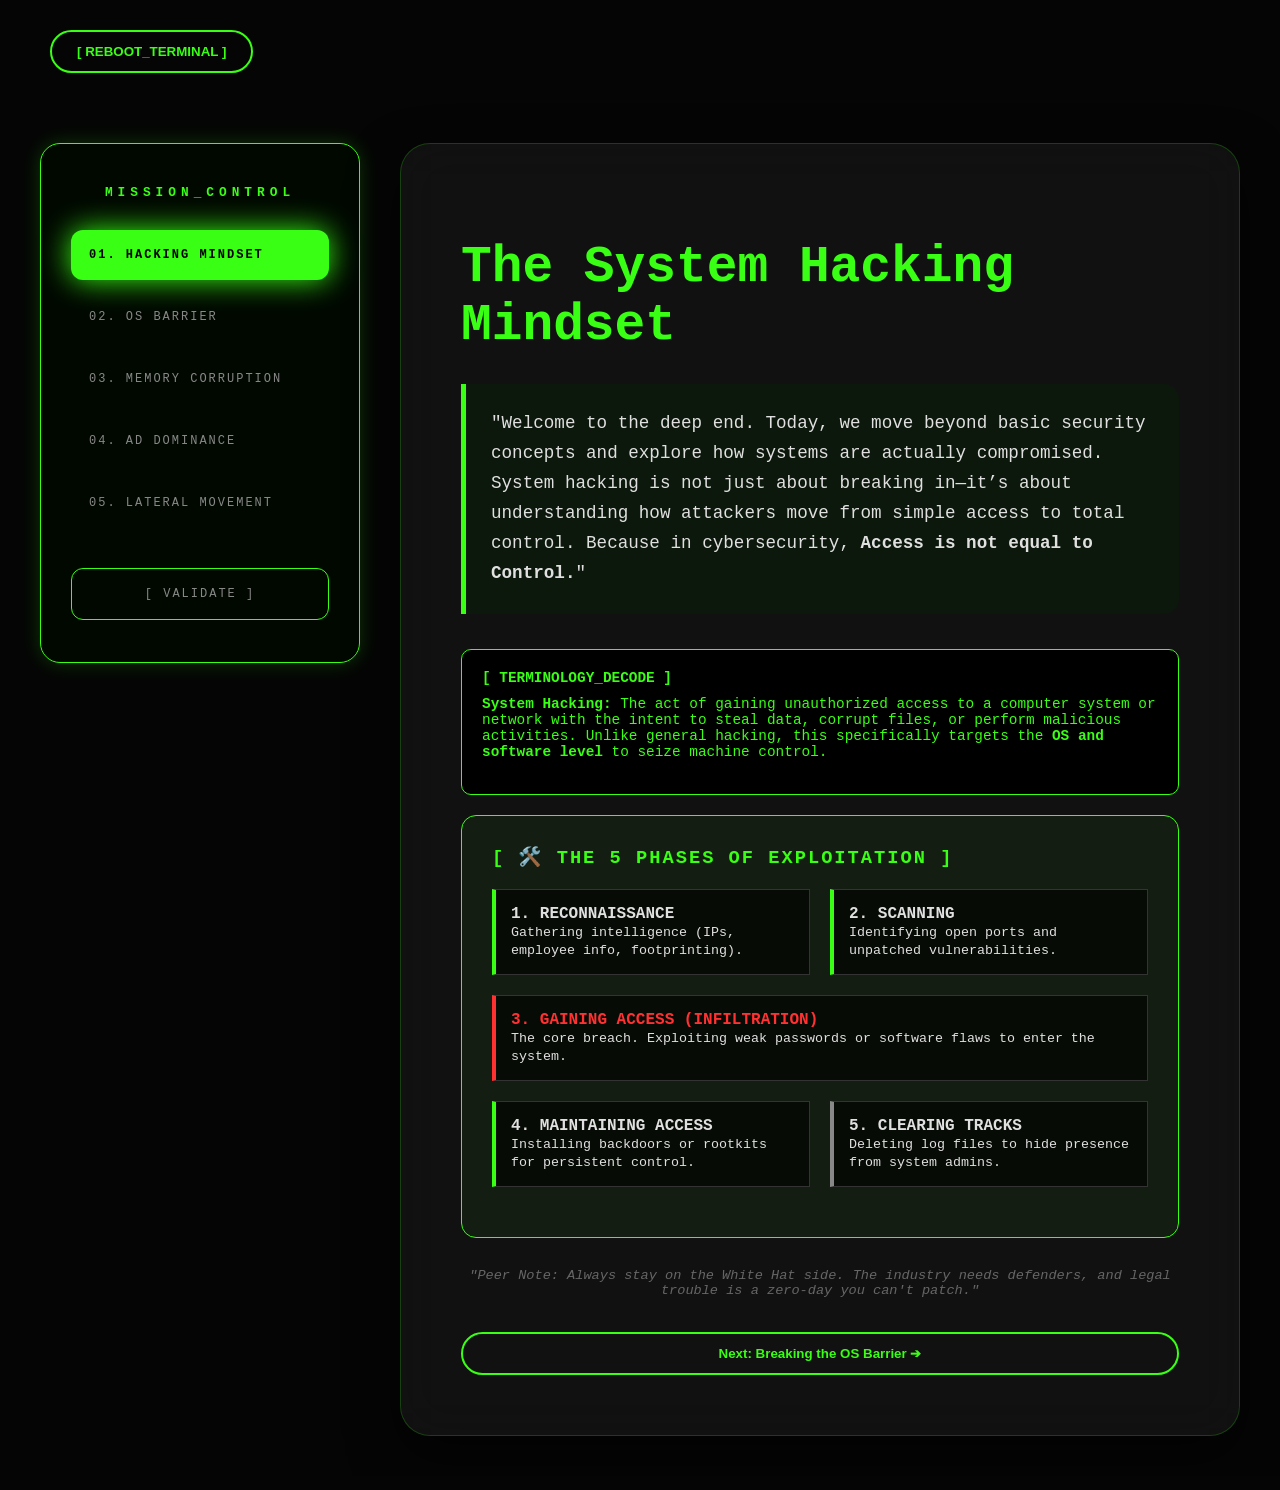
<file: system-hacking.html>
<!DOCTYPE html>
<html lang="en">
<head>
    <meta charset="UTF-8">
    <meta name="viewport" content="width=device-width, initial-scale=1.0">
    <title>Instructor Terminal | Advanced System Hacking v6.4</title>
    <style>
        /* --- CORE THEME & ENHANCED UI --- */
        :root {
            --neon-green: #39ff14;
            --dark-green: #003300;
            --deep-black: #050505;
            --error-red: #ff3131;
            --warning-red: #ff3131;
            --gold: #ffd700;
            --glass: rgba(255, 255, 255, 0.05);
        }

        @keyframes glitch {
            0% { transform: translate(0); }
            20% { transform: translate(-2px, 2px); }
            40% { transform: translate(-2px, -2px); }
            60% { transform: translate(2px, 2px); }
            80% { transform: translate(2px, -2px); }
            100% { transform: translate(0); }
        }

        @keyframes gold-glow {
            0% { box-shadow: 0 0 5px var(--gold); border-color: var(--gold); }
            50% { box-shadow: 0 0 25px var(--gold); border-color: #fff; }
            100% { box-shadow: 0 0 5px var(--gold); border-color: var(--gold); }
        }

        body, html {
            margin: 0; padding: 0;
            width: 100%; min-height: 100vh;
            background-color: var(--deep-black);
            font-family: 'Segoe UI', 'Consolas', monospace;
            color: #e0e0e0;
            scroll-behavior: smooth;
            overflow-x: hidden;
        }

        .bg-container {
            position: fixed; top: 0; left: 0; width: 100%; height: 100%;
            background: radial-gradient(circle at 50% 50%, #001a00 0%, #050505 100%);
            z-index: -3;
        }

        .data-rain-overlay {
            position: fixed; top: 0; left: 0; width: 100%; height: 100%;
            background: repeating-linear-gradient(0deg, transparent 0%, rgba(57, 255, 20, 0.03) 50%, transparent 100%);
            background-size: 100% 4px;
            z-index: -2;
            pointer-events: none;
        }

        .dashboard { 
            display: grid; 
            grid-template-columns: 320px 1fr; 
            gap: 40px; 
            padding: 40px; 
            max-width: 1600px;
            margin: 0 auto;
        }

        .sidebar { 
            background: rgba(0, 10, 0, 0.85); 
            border: 1px solid var(--neon-green); 
            padding: 30px; 
            border-radius: 20px; 
            position: sticky;
            top: 40px;
            height: fit-content;
            backdrop-filter: blur(10px);
            box-shadow: 0 0 20px rgba(57, 255, 20, 0.2);
        }

        .content-area { 
            background: var(--glass); 
            border: 1px solid rgba(57, 255, 20, 0.2); 
            padding: 60px; 
            border-radius: 30px; 
            backdrop-filter: blur(25px);
            min-height: 85vh;
            box-shadow: 0 20px 50px rgba(0,0,0,0.6);
        }

        .nav-item { 
            padding: 18px; cursor: pointer; margin-bottom: 12px; color: #888; transition: 0.3s; border-radius: 12px; text-transform: uppercase; font-size: 0.75rem; letter-spacing: 2px;
        }
        .nav-item.active { background: var(--neon-green); color: black !important; font-weight: 900; box-shadow: 0 0 30px var(--neon-green); }

        h1.glitch-text { font-size: 3.2rem; color: var(--neon-green); margin-bottom: 30px; animation: glitch 5s infinite; }

        .speaker-context, .speaker-note {
            border-left: 5px solid var(--neon-green);
            padding: 25px;
            background: rgba(0, 40, 0, 0.3);
            margin-bottom: 35px;
            border-radius: 0 15px 15px 0;
            font-size: 1.1rem;
            line-height: 1.7;
        }

        .highlight-box {
            background: rgba(255, 255, 255, 0.03);
            border: 1px solid rgba(255, 255, 255, 0.1);
            padding: 25px;
            margin: 25px 0;
            border-radius: 15px;
        }

        .terminal-box { 
            background: #000; color: var(--neon-green); padding: 20px; border-radius: 10px; border: 1px solid #333; margin: 20px 0; font-size: 0.9rem; font-family: 'Consolas', monospace;
        }

        .phase-grid { display: grid; grid-template-columns: 1fr 1fr; gap: 20px; margin: 20px 0; }
        .phase-card { background: rgba(0,0,0,0.6); border: 1px solid #333; padding: 15px; border-left: 4px solid var(--neon-green); }

        .btn { padding: 12px 25px; border: 2px solid var(--neon-green); color: var(--neon-green); background: transparent; cursor: pointer; border-radius: 50px; font-weight: bold; transition: 0.3s; }
        .btn:hover { background: var(--neon-green); color: black; box-shadow: 0 0 20px var(--neon-green); }

        .topic-content { display: none; }
        .topic-content.active { display: block; }
        
        .quiz-option {
            display: block; width: 100%; padding: 18px; margin: 12px 0; background: transparent; border: 1px solid #444; color: white; cursor: pointer; transition: 0.3s; border-radius: 10px; font-family: inherit; font-size: 1rem; text-align: left;
        }
        .quiz-option:hover { border-color: var(--neon-green); background: rgba(57, 255, 20, 0.05); }
        .quiz-option.correct { border-color: var(--neon-green); background: rgba(57, 255, 20, 0.1); color: var(--neon-green); }
        .quiz-option.wrong { border-color: var(--error-red); background: rgba(255, 0, 0, 0.1); color: var(--error-red); }

        .golden-ticket-card {
            border: 2px solid var(--gold);
            background: linear-gradient(135deg, rgba(30, 20, 0, 0.9) 0%, rgba(0,0,0,1) 100%);
            padding: 35px;
            border-radius: 20px;
            margin: 40px 0;
            animation: gold-glow 4s infinite ease-in-out;
        }

        .data-list { list-style: none; padding: 0; }
        .data-list li {
            padding: 15px; margin-bottom: 12px; background: rgba(255,255,255,0.03); border-left: 4px solid var(--neon-green);
        }

        .impact-grid { display: grid; grid-template-columns: 1fr 1fr; gap: 20px; margin-top: 20px; }
        .impact-card { background: rgba(255, 255, 255, 0.05); padding: 20px; border-radius: 12px; border: 1px solid #333; }
    </style>
</head>
<body>
    <div class="bg-container"></div>
    <div class="data-rain-overlay"></div>
    
    <div style="padding: 30px 50px;">
        <button class="btn" onclick="window.location.href='index.html'">[ REBOOT_TERMINAL ]</button>
    </div>

    <div class="dashboard">
        <div class="sidebar">
            <h2 style="color:var(--neon-green); font-size: 0.8rem; text-align: center; letter-spacing: 5px; margin-bottom: 30px;">MISSION_CONTROL</h2>
            <div class="nav-item active" id="nav-m1" onclick="showTab('m1', this)">01. Hacking Mindset</div>
            <div class="nav-item" id="nav-m2" onclick="showTab('m2', this)">02. OS Barrier</div>
            <div class="nav-item" id="nav-m3" onclick="showTab('m3', this)">03. Memory Corruption</div>
            <div class="nav-item" id="nav-m4" onclick="showTab('m4', this)">04. AD Dominance</div>
            <div class="nav-item" id="nav-m5" onclick="showTab('m5', this)">05. Lateral Movement</div>
            <div class="nav-item" id="nav-quiz" onclick="showTab('quiz', this)" style="border: 1px solid var(--neon-green); margin-top: 40px; text-align: center;">[ VALIDATE ]</div>
        </div>

        <div class="content-area">

            <div id="m1" class="topic-content active">
                <h1 class="glitch-text">The System Hacking Mindset</h1>
                <div class="speaker-note">
                    "Welcome to the deep end. Today, we move beyond basic security concepts and explore how systems are actually compromised. System hacking is not just about breaking in—it’s about understanding how attackers move from simple access to total control. Because in cybersecurity, <b>Access is not equal to Control.</b>"
                </div>
                <div class="terminal-box" style="border-color: var(--neon-green);">
                    <b style="text-transform: uppercase;">[ TERMINOLOGY_DECODE ]</b><br>
                    <p style="margin-top: 10px;"><b>System Hacking:</b> The act of gaining unauthorized access to a computer system or network with the intent to steal data, corrupt files, or perform malicious activities. Unlike general hacking, this specifically targets the <b>OS and software level</b> to seize machine control.</p>
                </div>
                <div style="background: rgba(57, 255, 20, 0.05); border: 1px solid var(--neon-green); padding: 30px; border-radius: 15px; margin-bottom: 30px;">
                    <h3 style="color:var(--neon-green); margin-top:0; letter-spacing: 2px;">[ 🛠️ THE 5 PHASES OF EXPLOITATION ]</h3>
                    <div class="phase-grid">
                        <div class="phase-card"><b>1. RECONNAISSANCE</b><br><small>Gathering intelligence (IPs, employee info, footprinting).</small></div>
                        <div class="phase-card"><b>2. SCANNING</b><br><small>Identifying open ports and unpatched vulnerabilities.</small></div>
                    </div>
                    <div class="phase-card" style="border-left-color: var(--error-red); margin-bottom: 20px;">
                        <b style="color:var(--error-red);">3. GAINING ACCESS (INFILTRATION)</b><br><small>The core breach. Exploiting weak passwords or software flaws to enter the system.</small>
                    </div>
                    <div class="phase-grid">
                        <div class="phase-card"><b>4. MAINTAINING ACCESS</b><br><small>Installing backdoors or rootkits for persistent control.</small></div>
                        <div class="phase-card" style="border-left-color: #888;"><b>5. CLEARING TRACKS</b><br><small>Deleting log files to hide presence from system admins.</small></div>
                    </div>
                </div>
                <p style="font-style: italic; color: #666; font-size: 0.85rem; margin-top: 20px; text-align: center;">
                    "Peer Note: Always stay on the White Hat side. The industry needs defenders, and legal trouble is a zero-day you can't patch."
                </p>
                <button class="btn" style="width: 100%; margin-top: 20px;" onclick="showTab('m2', document.getElementById('nav-m2'))">Next: Breaking the OS Barrier ➔</button>
            </div>

            <div id="m2" class="topic-content">
                <h1 class="glitch-text">Breaking the OS Barrier</h1>
                <div class="speaker-context">
                    "In the architecture of a computer, the <b>Operating System (OS)</b> acts as the ultimate gatekeeper between hardware and software. Breaking the OS barrier involves bypassing the fundamental security protocols designed to isolate user processes from the core system. To understand how this barrier is breached, we must look at how the OS organizes trust and protection."
                </div>
                <div class="highlight-box">
                    <h3 style="color:var(--neon-green); margin-top:0;">The Campus Analogy</h3>
                    <p>"Imagine your Operating System as a <b>school campus</b>. Barrier breaking is when a restricted student gains unauthorized access to the Principal's files."</p>
                    <div style="display: grid; grid-template-columns: 1fr 1fr 1fr; gap: 15px;">
                        <div class="phase-card"><b>👨‍🎓 Students</b><br><small>Regular Users: Restricted rooms.</small></div>
                        <div class="phase-card"><b>👩‍🏫 Teachers</b><br><small>Admins: Access sensitive areas.</small></div>
                        <div class="phase-card"><b>🛡️ Guards</b><br><small>OS Protection: Enforce entry rules.</small></div>
                    </div>
                </div>
                <h3 style="color:var(--neon-green); letter-spacing: 2px;">[ 🏛️ ARCHITECTURE: PROTECTION RINGS ]</h3>
                <div class="highlight-box">
                    <p>Modern operating systems use hierarchical, hardware-enforced privilege levels:</p>
                    <ul style="list-style: none; padding: 0;">
                        <li style="margin-bottom: 12px; border-left: 3px solid #555; padding-left: 15px;"><b style="color: var(--neon-green);">Ring 3 (User Mode):</b> Where apps (Chrome, Word) live. They have the least privilege and cannot talk to hardware directly.</li>
                        <li style="margin-bottom: 12px; border-left: 3px solid var(--neon-green); padding-left: 15px;"><b style="color: var(--neon-green);">Ring 0 (Kernel Mode):</b> The "God Mode." The Kernel has unrestricted access to the CPU and memory.</li>
                    </ul>
                    <p style="background: rgba(255,215,0,0.1); padding: 10px; border: 1px solid var(--gold); border-radius: 5px;">
                        <b>The Barrier:</b> The invisible wall between Ring 3 and Ring 0. Applications must use <b>System Calls (syscalls)</b> to ask the Kernel for permission to execute hardware tasks.
                    </p>
                </div>
                <h3 style="color:var(--neon-green); letter-spacing: 2px;">[ 🔨 TECHNIQUES FOR BREAKING THE BARRIER ]</h3>
                <div class="phase-grid">
                    <div class="phase-card" style="border-left-color: var(--gold);">
                        <b style="color:var(--gold);">1. Kernel Exploits</b><br>
                        <small>Exploiting bugs in drivers or the Kernel itself to "trick" the system into running code with full privileges.</small>
                    </div>
                    <div class="phase-card" style="border-left-color: var(--gold);">
                        <b style="color:var(--gold);">2. Token Manipulation</b><br>
                        <small>Copying the digital "ID badge" (Access Token) of an Admin process and attaching it to a malicious process.</small>
                    </div>
                </div>
                <div class="highlight-box">
                    <b style="color: var(--neon-green);">3. Unquoted Service Paths</b>
                    <p>A logic flaw where missing quotes in a system path allow attackers to substitute a malicious program.</p>
                    <div class="terminal-box">
                        Expected: "C:\Program Files\App.exe"<br>
                        Broken: C:\Program Files\App.exe<br>
                        <span style="color: var(--gold);">Result: OS may execute 'C:\Program.exe' with System privileges first.</span>
                    </div>
                </div>
                <div class="highlight-box" style="border: 1px solid var(--error-red);">
                    <h3 style="color:var(--error-red); margin-top:0;">🛡️ WHY THIS MATTERS: THE POINT OF NO RETURN</h3>
                    <ul style="font-size: 0.9rem; line-height: 1.6;">
                        <li><b>Antivirus Neutralization:</b> They can disable security software from the "inside."</li>
                        <li><b>Persistence:</b> Installation of <b>Rootkits</b> that hide below the OS level.</li>
                        <li><b>Total Data Access:</b> Attackers can read raw data directly from the computer's memory.</li>
                    </ul>
                </div>
                <p style="font-style: italic; color: #666; font-size: 0.85rem; margin-top: 30px; text-align: center;">
                    "Peer Note: This is why Kernel Patch Protection and Secure Boot are so critical today. They are the secondary walls built to keep the barrier intact even when a bug is found."
                </p>
                <button class="btn" style="width: 100%; margin-top: 20px;" onclick="showTab('m3', document.getElementById('nav-m3'))">Next: Memory Corruption ➔</button>
            </div>

            <div id="m3" class="topic-content">
                <h1 class="glitch-text">Memory Corruption</h1>
                <div class="speaker-context">
                    "Think of memory as a set of fixed-size containers. A Buffer Overflow is like pouring water into a glass until it floods the entire table. In cybersecurity, this isn't just a bug—it’s the 'Holy Grail' of exploitation."
                </div>
                <div class="terminal-box" style="border-color: var(--neon-green);">
                    <b style="text-transform: uppercase;">[ CORE_DEFINITION ]</b><br>
                    <p style="margin-top: 10px;"><b>Memory Corruption:</b> A class of vulnerabilities where a program writes data outside its strictly defined memory boundaries. This allows ethical hackers to bypass the system's sandbox and gain direct control of the processor.</p>
                </div>
                <h3 style="color:var(--neon-green); letter-spacing: 2px;">[ 🏛️ THE ARCHITECTURE: THE STACK ]</h3>
                <div class="highlight-box">
                    <div class="phase-grid">
                        <div class="phase-card"><b>LOCAL VARIABLES</b><br><small>Temporary buffers used to store data like usernames or calculation results.</small></div>
                        <div class="phase-card" style="border-left-color: var(--gold);"><b>RETURN ADDRESS (EIP)</b><br><small>The 32/64-bit 'GPS coordinate' that tells the CPU which instruction to execute next.</small></div>
                    </div>
                </div>
                <h3 style="color:var(--neon-green); letter-spacing: 2px;">[ 🔨 OFFENSIVE TECHNIQUE: THE HIJACK ]</h3>
                <div class="highlight-box">
                    <b style="color: var(--error-red);">THE BUFFER OVERFLOW</b>
                    <div class="terminal-box" style="border-style: dashed; border-color: var(--error-red);">
                        <span style="color: #666;">// Memory Logic:</span><br>
                        [ BUFFER ] -> [ CANARY ] -> [ RETURN ADDRESS ]<br>
                        <span style="color: var(--error-red);">[ ATTACKER DATA OVERFLOWS... ]</span><br>
                        [ AAAAAAAAAAAAAAA ] -> [ !!CORRUPTED!! ] -> [ !!HIJACKED_ADDRESS!! ]
                    </div>
                    <p><b>The Result:</b> If an attacker overwrites the Return Address, they can redirect the CPU to point to <b>Shellcode</b> granting total system control.</p>
                </div>
                <h3 style="color:var(--neon-green); letter-spacing: 2px;">[ 🛡️ DEFENSIVE SHIELD TECHNOLOGIES ]</h3>
                <div class="data-list">
                    <li><b style="color: var(--neon-green);">ASLR (Address Space Layout Randomization):</b> Randomly 'scrambles' memory coordinates on boot.</li>
                    <li><b style="color: var(--neon-green);">DEP/NX (Data Execution Prevention):</b> Marks the stack as 'Non-Executable.'</li>
                    <li><b style="color: var(--neon-green);">STACK CANARIES:</b> A secret 'canary' value placed before the Return Address to detect overflows.</li>
                </div>
                <p style="font-style: italic; color: #666; font-size: 0.85rem; text-align: center; margin-top: 40px;">
                    "Peer Note: Memory corruption is why languages like C and C++ are considered 'dangerous'—they provide direct control over memory. Modern languages like Rust or Java are 'memory-safe' because they have built-in runtime guards."
                </p>
                <button class="btn" style="width: 100%; margin-top: 20px;" onclick="showTab('m4', document.getElementById('nav-m4'))">Next: AD Dominance ➔</button>
            </div>

            <div id="m4" class="topic-content">
                <h1 class="glitch-text">AD Dominance</h1>
                <div class="speaker-context">
                    "When Active Directory falls, the attacker doesn't steal your ID; they become the person who makes the IDs. In a Windows enterprise, AD is the brain—controlling it makes you the <b>'God'</b> of the network."
                </div>
                <h3 style="color:var(--neon-green); letter-spacing: 2px;">[ 🏛️ THE PILLAR: KERBEROS TICKETS ]</h3>
                <div class="highlight-box">
                    <p><b>1. Identity Check:</b> Show ID (Username/Pass) to Domain Controller (DC).</p>
                    <p><b>2. The VIP Pass:</b> DC gives you a <b>Ticket Granting Ticket (TGT)</b>.</p>
                    <p><b>3. Access:</b> Show TGT to enter resources (SQL, Files) without re-logging.</p>
                </div>
                <div class="golden-ticket-card">
                    <h2 style="color:var(--gold); margin:0; letter-spacing: 3px;">👑 THE GOLDEN TICKET</h2>
                    <p>By compromising the <b>KRBTGT account</b>, attackers gain the ability to forge 'VIP Passes', allowing them to impersonate anyone across the entire domain forever.</p>
                </div>
                <h3 style="color:var(--neon-green); letter-spacing: 2px;">[ 🚧 DEFENSIVE HARDENING: TIERED ADMIN ]</h3>
                <div class="terminal-box" style="border-left: 5px solid var(--neon-green);">
                    <b>Tier 0 (Highest):</b> Domain Controllers. Isolation Core.<br>
                    <b>Tier 1:</b> Server Management.<br>
                    <b>Tier 2:</b> End-user Workstations.<br>
                    <span style="color: var(--error-red);">Rule: If a Tier 0 Admin logs into a Tier 2 workstation, credentials are stolen instantly.</span>
                </div>
                <p style="font-style: italic; color: #666; font-size: 0.85rem; margin-top: 40px; text-align: center;">
                    "Peer Note: AD Dominance is <b>'Game Over'</b>. Post-breach recovery often requires a total forest rebuild. Rotating the KRBTGT password (twice!) is a standard emergency procedure after a breach."
                </p>
                <button class="btn" style="width: 100%; margin-top: 20px;" onclick="showTab('m5', document.getElementById('nav-m5'))">Next: Lateral Movement ➔</button>
            </div>

            <div id="m5" class="topic-content">
                <h1 class="glitch-text">Lateral Movement</h1>
                <div class="speaker-context">
                    "Lateral movement is the process of navigating through a network after an initial foothold. If the breach is the front door, <b>Lateral Movement</b> is moving from room to room to find the vault."
                </div>
                <h3 style="color:var(--neon-green); letter-spacing: 2px;">[ 📍 THE STRATEGY: THE PIVOT ]</h3>
                <div class="highlight-box">
                    <p>Attackers land on low-security machines (e.g., receptionist laptop) and use them as <b>Pivot Points</b> to reach high-value targets like the Domain Controller.</p>
                </div>
                <h3 style="color:var(--neon-green); letter-spacing: 2px;">[ 🔨 THE 3-STEP EXPLOIT LOOP ]</h3>
                <div class="phase-grid">
                    <div class="phase-card"><b>1. INTERNAL RECON</b><br><small>Scanning the machine for file shares and active user sessions.</small></div>
                    <div class="phase-card"><b>2. CREDENTIAL HARVESTING</b><br><small>Stealing password hashes from memory (LSASS) to impersonate admins.</small></div>
                </div>
                <div class="phase-card" style="border-left-color: var(--gold); margin-top: 0;">
                    <b>3. REMOTE ACCESS</b><br><small>Using legitimate tools (RDP, SSH, PsExec) to log into the next machine using stolen valid credentials.</small>
                </div>
                <h3 style="color:var(--neon-green); letter-spacing: 2px;">[ 📊 VISUALIZING THE NETWORK AS A GRAPH ]</h3>
                <div class="impact-grid">
                    <div class="impact-card"><b>Nodes & Edges</b><br><small>Users/devices are Nodes. Connections are Edges. Tools like BloodHound find the shortest path to 'Domain Admin'.</small></div>
                    <div class="impact-card"><b>The 'Sneak' Analogy</b><br><small>Moving classroom-to-classroom until reaching the Principal's Office.</small></div>
                </div>
                <div class="highlight-box" style="border: 1px solid var(--neon-green); background: rgba(0, 255, 0, 0.02);">
                    <h3 style="color:var(--neon-green); margin-top:0;">🛡️ DEFENSIVE COUNTERMEASURES</h3>
                    <ul style="color: #ccc; font-size: 0.9rem;">
                        <li><b>Micro-segmentation:</b> Isolating zones to stop the spread.</li>
                        <li><b>Honeytokens:</b> Fake credentials in memory that trigger alerts when touched.</li>
                    </ul>
                </div>
                <p style="font-style: italic; color: #666; font-size: 0.85rem; margin: 40px 0; text-align: center;">
                    "Peer Note: Internal Security is as vital as the Firewall. Once a hacker is past the perimeter, lateral movement is their primary mission. Make the network as 'noisy' and difficult to navigate as possible!"
                </p>
                <button class="btn" style="width: 100%;" onclick="showTab('quiz', document.getElementById('nav-quiz'))">PROCEED TO FINAL VALIDATION ➔</button>
            </div>

            <div id="quiz" class="topic-content">
                <h1 class="glitch-text">Validation: Mission Briefing</h1>
                <div id="quiz-container" class="highlight-box" style="min-height: 400px;">
                    <div id="progress-bar" style="width: 100%; height: 5px; background: #222; margin-bottom: 20px; border-radius: 5px;">
                        <div id="progress-fill" style="width: 0%; height: 100%; background: var(--neon-green); transition: 0.5s;"></div>
                    </div>
                    <div id="question-wrapper">
                        <span id="question-category" style="color: var(--gold); font-size: 0.7rem; text-transform: uppercase; letter-spacing: 2px;"></span>
                        <h2 id="question-text" style="margin-top: 10px;">Initializing System Validation...</h2>
                        <div id="options-grid" style="margin-top: 30px;"></div>
                    </div>
                    <div id="feedback-zone" style="display: none; margin-top: 30px; padding: 20px; border: 1px solid #333; border-radius: 10px; background: rgba(0,0,0,0.4);">
                        <b id="feedback-status"></b>
                        <p id="feedback-explanation" style="margin-top: 10px; color: #aaa; font-size: 0.95rem;"></p>
                        <button class="btn" onclick="loadNextQuestion()" style="margin-top: 15px; width: 100%;">PROCEED TO NEXT UPLINK ➔</button>
                    </div>
                    <div id="result-screen" style="display: none; text-align: center; padding: 40px 0;">
                        <h2 style="color: var(--gold); font-size: 2.5rem;">MISSION COMPLETE</h2>
                        <p id="final-score" style="font-size: 1.2rem; margin: 20px 0;"></p>
                        <button class="btn" onclick="resetQuiz()">RESTART VALIDATION</button>
                    </div>
                </div>
            </div>

        </div>
    </div>

    <script>
        const flashcards = [
            { cat: "Hacking Mindset", q: "Which phase involves gathering intelligence like IP addresses and footprinting?", options: ["Scanning", "Reconnaissance", "Maintaining Access", "Privilege Escalation"], correct: 1, exp: "Reconnaissance is the initial phase where an attacker maps out the target organization." },
            { cat: "OS Barrier", q: "In the Protection Ring model, where does the OS Kernel reside?", options: ["Ring 3", "Ring 1", "Ring 0", "The User Mode"], correct: 2, exp: "Ring 0 (Kernel Mode) is 'God Mode' with unrestricted access to CPU and memory." },
            { cat: "Memory Corruption", q: "What component is overwritten during a Buffer Overflow to hijack control flow?", options: ["The Local Variable", "The Instruction Pointer (EIP)", "The Data Buffer", "The Power Supply"], correct: 1, exp: "Overwriting the EIP allows an attacker to point the CPU to malicious Shellcode." },
            { cat: "AD Dominance", q: "Which specific account is targeted to forge passes in a Golden Ticket attack?", options: ["Administrator", "Guest", "KRBTGT", "SYSTEM"], correct: 2, exp: "KRBTGT signs all tickets; stealing its hash allows unlimited impersonation." },
            { cat: "Lateral Movement", q: "What is the primary objective of 'The Pivot'?", options: ["Delete logs", "Move from a low-security foothold to a high-value target", "Fix a firewall", "Reset a password"], correct: 1, exp: "Pivoting uses a minor foothold to launch attacks against more sensitive internal systems." }
        ];

        let currentCardIndex = 0;
        let score = 0;

        function showTab(id, el) {
            document.querySelectorAll('.topic-content').forEach(t => t.classList.remove('active'));
            const target = document.getElementById(id);
            if (target) target.classList.add('active');
            document.querySelectorAll('.nav-item').forEach(n => n.classList.remove('active'));
            if(el) el.classList.add('active');
            if(id === 'quiz') { resetQuiz(); }
            window.scrollTo({top: 0, behavior: 'smooth'});
        }

        function loadQuestion() {
            const card = flashcards[currentCardIndex];
            document.getElementById('question-category').innerText = card.cat;
            document.getElementById('question-text').innerText = card.q;
            document.getElementById('feedback-zone').style.display = 'none';
            document.getElementById('question-wrapper').style.display = 'block';
            const optionsGrid = document.getElementById('options-grid');
            optionsGrid.innerHTML = '';
            card.options.forEach((opt, idx) => {
                const btn = document.createElement('button');
                btn.className = 'quiz-option';
                btn.innerText = `[ ${idx + 1} ] ${opt}`;
                btn.onclick = () => handleAnswer(idx, btn);
                optionsGrid.appendChild(btn);
            });
            const progress = (currentCardIndex / flashcards.length) * 100;
            document.getElementById('progress-fill').style.width = progress + "%";
        }

        function handleAnswer(choiceIdx, clickedBtn) {
            const card = flashcards[currentCardIndex];
            const options = document.querySelectorAll('.quiz-option');
            options.forEach(opt => opt.disabled = true);
            if(choiceIdx === card.correct) {
                clickedBtn.classList.add('correct');
                document.getElementById('feedback-status').innerText = "[ ACCESS GRANTED ]";
                document.getElementById('feedback-status').style.color = "var(--neon-green)";
                score++;
            } else {
                clickedBtn.classList.add('wrong');
                document.getElementById('feedback-status').innerText = "[ ACCESS DENIED ]";
                document.getElementById('feedback-status').style.color = "var(--error-red)";
                options[card.correct].classList.add('correct');
            }
            document.getElementById('feedback-explanation').innerText = card.exp;
            document.getElementById('feedback-zone').style.display = 'block';
        }

        function loadNextQuestion() {
            currentCardIndex++;
            if(currentCardIndex < flashcards.length) loadQuestion();
            else showResults();
        }

        function showResults() {
            document.getElementById('question-wrapper').style.display = 'none';
            document.getElementById('feedback-zone').style.display = 'none';
            document.getElementById('progress-fill').style.width = "100%";
            document.getElementById('result-screen').style.display = 'block';
            document.getElementById('final-score').innerText = `You authenticated ${score} out of ${flashcards.length} security challenges.`;
        }

        function resetQuiz() {
            currentCardIndex = 0; score = 0;
            document.getElementById('result-screen').style.display = 'none';
            loadQuestion();
        }
    </script>
</body>
</html>
</file>
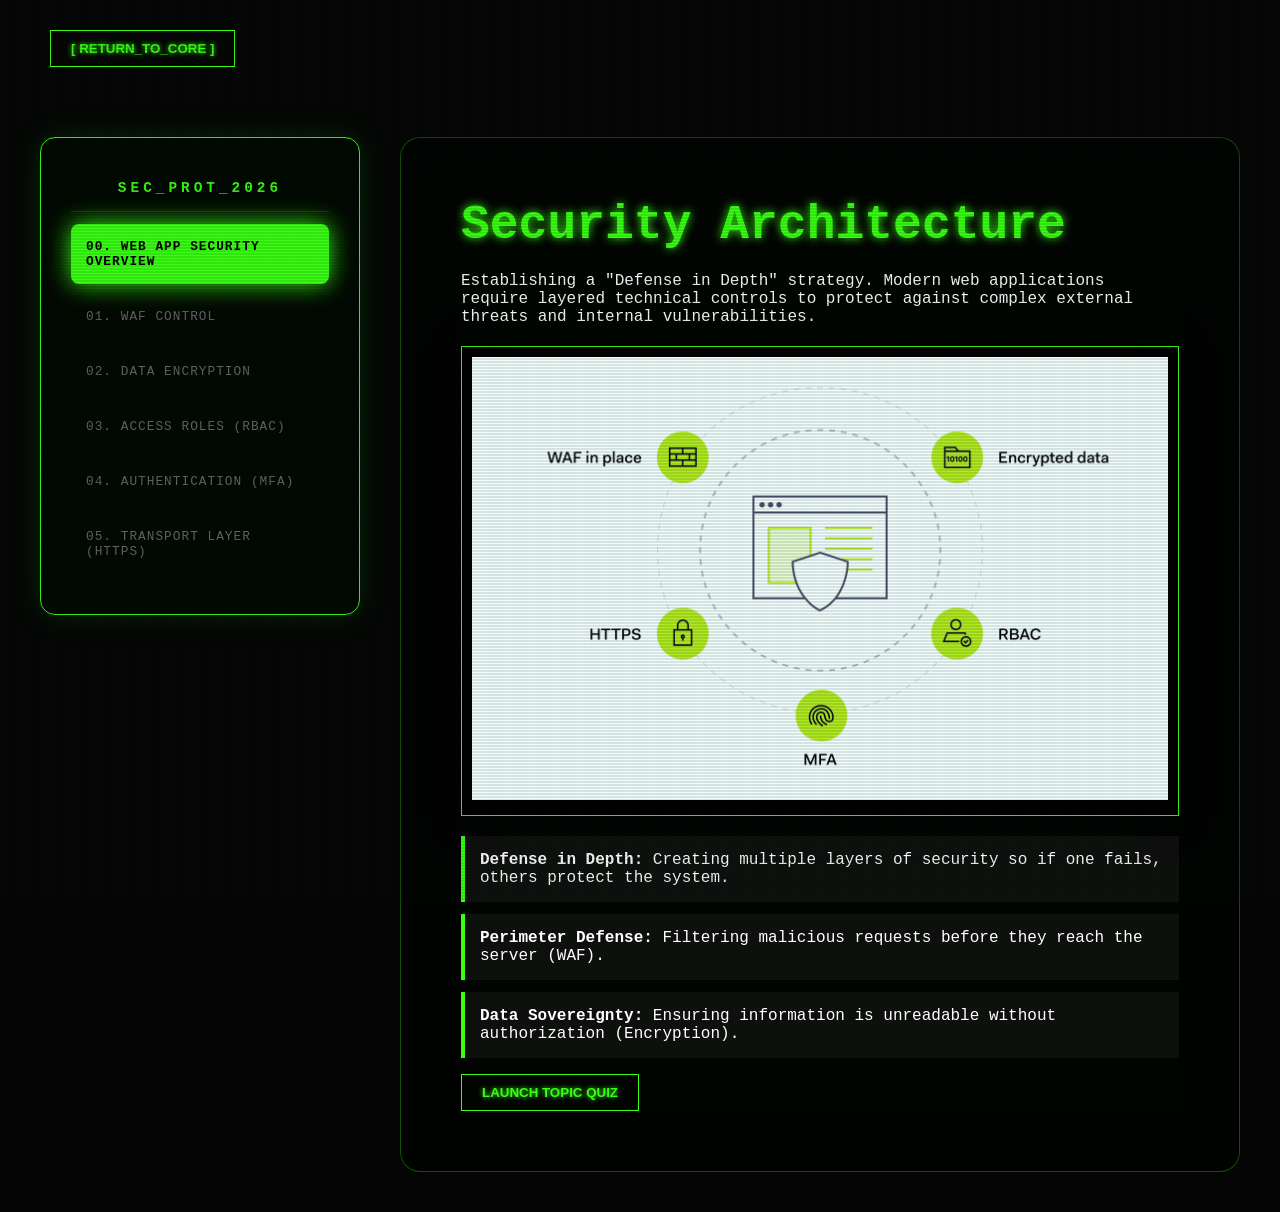
<file: web-app-security.html>
<!DOCTYPE html>
<html lang="en">
<head>
    <meta charset="UTF-8">
    <meta name="viewport" content="width=device-width, initial-scale=1.0">
    <title>Web App Security | Global Security Seminar v4.0</title>
    <style>
        /* --- CORE THEME: EXPERT TERMINAL --- */
        :root {
            --neon-green: #39ff14;
            --dark-green: #003300;
            --deep-black: #050505;
            --warning-red: #ff3131;
        }
        
        @keyframes glitch {
            0% { transform: translate(0); }
            20% { transform: translate(-2px, 2px); }
            40% { transform: translate(-2px, -2px); }
            60% { transform: translate(2px, 2px); }
            80% { transform: translate(2px, -2px); }
            100% { transform: translate(0); }
        }

        @keyframes revealItem {
            from { opacity: 0; transform: translateY(20px); filter: blur(10px); }
            to { opacity: 1; transform: translateY(0); filter: blur(0); }
        }

        @keyframes gridMove {
            0% { background-position: 0 0; }
            100% { background-position: 50px 50px; }
        }

        @keyframes rain {
            0% { background-position: 0% 0%; }
            100% { background-position: 0% 1000px; }
        }

        @keyframes bgPulse {
            0% { opacity: 0.3; }
            50% { opacity: 0.5; }
            100% { opacity: 0.3; }
        }

        @keyframes scanline {
            0% { top: -100%; }
            100% { top: 100%; }
        }

        body, html {
            margin: 0; padding: 0;
            width: 100%; min-height: 100vh;
            background-color: var(--deep-black);
            font-family: 'Consolas', 'Courier New', monospace;
            color: white;
            scroll-behavior: smooth;
            overflow-x: hidden;
        }

        .bg-container {
            position: fixed; top: 0; left: 0; width: 100%; height: 100%;
            background: 
                radial-gradient(circle at center, var(--dark-green) 0%, var(--deep-black) 100%),
                linear-gradient(rgba(0, 51, 0, 0.2) 1px, transparent 1px),
                linear-gradient(90deg, rgba(0, 51, 0, 0.2) 1px, transparent 1px);
            background-size: 100% 100%, 50px 50px, 50px 50px;
            animation: gridMove 4s linear infinite;
            z-index: -3;
        }

        .bg-glow {
            position: fixed; top: 0; left: 0; width: 100%; height: 100%;
            background: radial-gradient(circle at 50% 50%, rgba(57, 255, 20, 0.05), transparent 70%);
            animation: bgPulse 8s ease-in-out infinite;
            z-index: -2;
            pointer-events: none;
        }

        .data-rain-overlay {
            position: fixed; top: 0; left: 0; width: 100%; height: 100%;
            background: repeating-linear-gradient(0deg, transparent 0%, rgba(57, 255, 20, 0.05) 50%, transparent 100%);
            background-size: 1000px 1000px;
            animation: rain 20s linear infinite;
            z-index: -1;
            opacity: 0.6;
            pointer-events: none;
        }

        body::after {
            content: " ";
            display: block;
            position: fixed;
            top: 0; left: 0; bottom: 0; right: 0;
            background: linear-gradient(rgba(18, 16, 16, 0) 50%, rgba(0, 0, 0, 0.1) 50%), 
                        linear-gradient(90deg, rgba(255, 0, 0, 0.02), rgba(0, 255, 0, 0.01), rgba(0, 0, 255, 0.02));
            z-index: 9999;
            background-size: 100% 3px, 3px 100%;
            pointer-events: none;
        }

        .dashboard { 
            display: grid; 
            grid-template-columns: 320px 1fr; 
            gap: 40px; 
            padding: 40px; 
            max-width: 1500px;
            margin: 0 auto;
            position: relative;
            z-index: 10;
        }

        .sidebar { 
            background: rgba(0, 10, 0, 0.85); 
            border: 1px solid var(--neon-green); 
            padding: 30px; 
            border-radius: 15px; 
            position: sticky;
            top: 40px;
            box-shadow: 0 0 30px rgba(0, 255, 0, 0.15);
            backdrop-filter: blur(5px);
            height: fit-content;
        }

        .content-area { 
            background: rgba(0, 5, 0, 0.7); 
            border: 1px solid rgba(57, 255, 20, 0.3); 
            padding: 60px; 
            border-radius: 20px; 
            backdrop-filter: blur(15px);
            min-height: 80vh;
            box-shadow: inset 0 0 50px rgba(0,0,0,0.5);
        }

        .nav-item { 
            padding: 15px; cursor: pointer; margin-bottom: 10px; color: #666; 
            transition: 0.3s; border-radius: 8px; text-transform: uppercase;
            font-size: 0.8rem; letter-spacing: 1px;
        }
        .nav-item:hover { color: var(--neon-green); background: rgba(0, 255, 0, 0.05); }
        .nav-item.active { background: var(--neon-green); color: black !important; font-weight: bold; box-shadow: 0 0 25px var(--neon-green); }

        .topic-content { display: none; }
        .topic-content.active { display: block; }

        h1.glitch-text { font-size: 3rem; color: var(--neon-green); margin: 0 0 20px 0; animation: glitch 4s infinite linear alternate-reverse; text-shadow: 0 0 10px var(--neon-green); }

        .data-list { list-style: none; padding: 0; }
        .data-list li { padding: 15px; margin-bottom: 12px; background: rgba(255,255,255,0.05); border-left: 4px solid var(--neon-green); animation: revealItem 0.6s ease-out forwards; }

        .terminal-box { background: #000; color: var(--neon-green); padding: 20px; border-radius: 10px; border: 1px solid #333; margin: 20px 0; font-size: 0.9rem; box-shadow: 0 0 20px rgba(0,0,0,1); }

        .speaker-note { border: 1px dashed var(--neon-green); padding: 20px; margin-top: 30px; background: rgba(57, 255, 20, 0.05); color: #ccc; font-style: italic; }

        .img-container { border: 1px solid var(--neon-green); padding: 10px; background: #000; margin: 20px 0; text-align: center; box-shadow: 0 0 30px rgba(0,0,0,0.8); }
        .img-container img { max-width: 100%; height: auto; }

        .btn { padding: 10px 20px; border: 1px solid var(--neon-green); color: var(--neon-green); background: none; cursor: pointer; text-shadow: 0 0 5px var(--neon-green); font-weight: bold; text-transform: uppercase;}
        .btn:hover { background: var(--neon-green); color: black; box-shadow: 0 0 15px var(--neon-green); }

        #quiz-overlay { display: none; position: fixed; top: 0; left: 0; width: 100%; height: 100%; background: rgba(0,0,0,0.92); z-index: 10000; justify-content: center; align-items: center; }
        .quiz-card { background: #000; border: 2px solid var(--neon-green); padding: 40px; width: 600px; box-shadow: 0 0 70px rgba(57, 255, 20, 0.3); text-align: center; }
        .choice-btn { display: block; width: 100%; padding: 12px; margin: 10px 0; background: transparent; border: 1px solid #444; color: #ccc; text-align: left; cursor: pointer; font-family: inherit; }
        .choice-btn:hover { border-color: var(--neon-green); color: var(--neon-green); }
        .choice-btn.selected { background: rgba(57, 255, 20, 0.15); border-color: var(--neon-green); }
        .choice-btn.correct-glow { background: var(--dark-green); color: var(--neon-green); border-color: var(--neon-green); box-shadow: 0 0 20px var(--neon-green); }
    </style>
</head>
<body>
    <div class="bg-container"></div>
    <div class="bg-glow"></div>
    <div class="data-rain-overlay"></div>
    
    <div id="quiz-overlay">
        <div class="quiz-card">
            <h3 style="color: var(--neon-green); border-bottom: 1px solid #222; padding-bottom: 10px; letter-spacing: 2px;">[ SYSTEM_VALIDATION ]</h3>
            <p id="quiz-question" style="font-size: 1.1rem; margin: 20px 0;"></p>
            <div id="choices-container"></div>
            <div style="margin-top: 30px;">
                <button class="btn" id="reveal-btn" onclick="revealAnswer()">REVEAL ANSWER</button>
                <button class="btn" style="border-color: #555; color: #555;" onclick="closeQuiz()">[ CLOSE ]</button>
            </div>
        </div>
    </div>

    <div style="padding: 30px 50px; position: relative; z-index: 20;">
        <button class="btn" onclick="window.location.href='index.html'">[ RETURN_TO_CORE ]</button>
    </div>

    <div class="dashboard">
        <div class="sidebar">
            <h2 style="color:var(--neon-green); font-size: 0.9rem; text-align: center; letter-spacing: 4px; border-bottom: 1px solid #222; padding-bottom: 15px;">SEC_PROT_2026</h2>
            <div class="nav-item active" onclick="showTab('m0', this)">00. Web App Security Overview</div>
            <div class="nav-item" onclick="showTab('m1', this)">01. WAF Control</div>
            <div class="nav-item" onclick="showTab('m2', this)">02. Data Encryption</div>
            <div class="nav-item" onclick="showTab('m3', this)">03. Access Roles (RBAC)</div>
            <div class="nav-item" onclick="showTab('m4', this)">04. Authentication (MFA)</div>
            <div class="nav-item" onclick="showTab('m5', this)">05. Transport Layer (HTTPS)</div>
        </div>

        <div class="content-area">

            <div id="m0" class="topic-content active">
                <h1 class="glitch-text">Security Architecture</h1>
                <p>Establishing a "Defense in Depth" strategy. Modern web applications require layered technical controls to protect against complex external threats and internal vulnerabilities.</p>
                <div class="img-container">
                    <img src="Web_application_security_tools_40424a679c.png" alt="Layered Web Security Overview">
                </div>
                <ul class="data-list">
                    <li><b>Defense in Depth:</b> Creating multiple layers of security so if one fails, others protect the system.</li>
                    <li><b>Perimeter Defense:</b> Filtering malicious requests before they reach the server (WAF).</li>
                    <li><b>Data Sovereignty:</b> Ensuring information is unreadable without authorization (Encryption).</li>
                </ul>
                <button class="btn" onclick="startQuiz(0)">Launch Topic Quiz</button>
            </div>
            
            <div id="m1" class="topic-content">
                <h1 class="glitch-text">WAF Control</h1>
                <p>Web application firewalls (WAFs) are the first line of defense at the application layer. They provide visibility into application data at the <b>HTTP Application Layer (Layer 7)</b>.</p>
                
                <div class="img-container">
                    <img src="4bb1bea4-067f-481a-b29b-1e841f3d751d.jpeg" alt="OSI Layers Diagram">
                    <p style="color: var(--neon-green); font-size: 0.8rem; margin-top: 10px;">[ FIG 1.2: OSI Reference Model - WAF operates at Layer 7 ]</p>
                </div>

                <div style="margin: 20px 0; border: 1px solid #333; padding: 15px; background: rgba(0,0,0,0.5);">
                    <button class="btn" style="font-size: 0.7rem;" onclick="toggleOSI()">[ TOGGLE OSI DETAILS ]</button>
                    <div id="osi-details" style="display: none; margin-top: 20px; font-size: 0.85rem; text-align: left;">
                        <p><b style="color: var(--neon-green);">L7 Application:</b> Direct interaction with software (HTTP/FTP). Where WAF lives.</p>
                        <p><b style="color: var(--neon-green);">L6 Presentation:</b> Data translation, encryption, and compression.</p>
                        <p><b style="color: var(--neon-green);">L5 Session:</b> Manages connections and conversations between devices.</p>
                        <p><b style="color: var(--neon-green);">L4 Transport:</b> End-to-end communication (TCP/UDP). Standard firewalls live here.</p>
                        <p><b style="color: var(--neon-green);">L3 Network:</b> Logical physical path determination (IP Routing).</p>
                        <p><b style="color: var(--neon-green);">L2 Data Link:</b> Physical addressing (MAC) and frame management.</p>
                        <p><b style="color: var(--neon-green);">L1 Physical:</b> Raw bitstream transmission over hardware (Cables/Wi-Fi).</p>
                    </div>
                </div>

                <div class="terminal-box">
[DETECTED] GET /admin?id=1' OR '1'='1
[ACTION] 403 Forbidden - SQL Injection block.
                </div>
                <button class="btn" onclick="startQuiz(1)">Launch Topic Quiz</button>
            </div>

            <div id="m2" <div id="m2" class="topic-content">
                <h1 class="glitch-text">Data Encryption</h1>
                <p>The science of <b>Cryptography</b> translates plaintext into unreadable ciphertext. In modern IS, we must distinguish between reversible encryption and one-way hashing.</p>

                <div style="margin: 20px 0; border: 1px dashed var(--neon-green); padding: 15px; background: rgba(0,0,0,0.5); border-radius: 10px;">
                    <button class="btn" style="font-size: 0.7rem;" onclick="toggleHashInfo()">[ COMPARE HASHING VS ENCRYPTION ]</button>
                    
                    <div id="hash-info" style="display: none; margin-top: 20px; font-size: 0.85rem; text-align: left;">
                        <table style="width: 100%; border-collapse: collapse; color: #ccc;">
                            <tr style="border-bottom: 1px solid var(--neon-green);">
                                <th style="text-align: left; padding: 8px;">Feature</th>
                                <th style="text-align: left; padding: 8px;">Hashing (One-Way)</th>
                                <th style="text-align: left; padding: 8px;">Encryption (Two-Way)</th>
                            </tr>
                            <tr>
                                <td style="padding: 8px;"><b>Primary Goal</b></td>
                                <td style="padding: 8px;">Data Integrity</td>
                                <td style="padding: 8px;">Confidentiality</td>
                            </tr>
                            <tr>
                                <td style="padding: 8px;"><b>Reversibility</b></td>
                                <td style="padding: 8px; color: var(--warning-red);">Impossible</td>
                                <td style="padding: 8px; color: var(--neon-green);">Required (with Key)</td>
                            </tr>
                            <tr>
                                <td style="padding: 8px;"><b>Use Case</b></td>
                                <td style="padding: 8px;">Passwords / Digital Signatures</td>
                                <td style="padding: 8px;">Private Messaging / File Storage</td>
                            </tr>
                        </table>
                    </div>
                </div>

                <ul class="data-list">
                    <li><b>Symmetric Encryption:</b> Single secret key for both lock/unlock. Extremely fast for bulk data.</li>
                    <li><b>Asymmetric Encryption:</b> Uses a <b>Public Key</b> to encrypt and a <b>Private Key</b> to decrypt.</li>
                    <li><b>Salted Hashing:</b> Adding random data to passwords before hashing to defeat "Rainbow Table" attacks.</li>
                </ul>
                
                <div class="terminal-box">
$ echo "password123" | sha256sum
[HASH]: ef92b778ba7158... (One-way fingerprint created)
$ openssl enc -aes-256-cbc -in secret.txt
[ENCRYPTED]: U2FsdGVkX1... (Reversible ciphertext created)
                </div>
                <button class="btn" onclick="startQuiz(2)">Launch Topic Quiz</button>
            </div>

            <div id="m3" class="topic-content">
                <h1 class="glitch-text">Access Roles (RBAC)</h1>
                <p><b>Role-Based Access Control</b> decouples users from permissions by using <b>Roles</b> as a management bridge. This ensures consistency across the enterprise.</p>

                <div style="margin: 20px 0; border: 1px dashed var(--neon-green); padding: 15px; background: rgba(0,0,0,0.5); border-radius: 10px;">
                    <button class="btn" style="font-size: 0.7rem;" onclick="toggleRBACInfo()">[ VIEW RBAC CORE COMPONENTS ]</button>
                    
                    <div id="rbac-info" style="display: none; margin-top: 20px; font-size: 0.85rem; text-align: left;">
                        <div style="display: grid; grid-template-columns: 1fr 1fr 1fr; gap: 15px;">
                            <div style="border: 1px solid #444; padding: 10px;">
                                <b style="color: var(--neon-green);">1. USERS</b><br>
                                <span style="font-size: 0.75rem;">Individual identities (Employees/Services). Linked to Roles.</span>
                            </div>
                            <div style="border: 1px solid #444; padding: 10px;">
                                <b style="color: var(--neon-green);">2. ROLES</b><br>
                                <span style="font-size: 0.75rem;">Job functions (Finance, IT, HR). The "Middle Man" logic.</span>
                            </div>
                            <div style="border: 1px solid #444; padding: 10px;">
                                <b style="color: var(--neon-green);">3. PERMISSIONS</b><br>
                                <span style="font-size: 0.75rem;">Granular rights (Read, Write, Execute) on specific resources.</span>
                            </div>
                        </div>
                        <p style="margin-top:15px; font-style: italic; color: #888;">Rule: Users receive permissions <u>only</u> through their assigned roles.</p>
                    </div>
                </div>

                <ul class="data-list">
                    <li><b>Principle of Least Privilege:</b> Limiting a user's "Blast Radius" by granting only essential permissions.</li>
                    <li><b>Role Hierarchy:</b> Inheriting permissions (e.g., a "Manager" role inherits all "Staff" permissions).</li>
                    <li><b>Separation of Duties:</b> Requiring different roles for critical tasks to prevent internal fraud.</li>
                </ul>

                <div class="terminal-box">
[AUTH_CHECK] User: John_Doe | Requested Action: DELETE_DATABASE
[LOOKUP] User 'John_Doe' belongs to Role: 'Analyst'
[POLICY] Role 'Analyst' Permission: [READ_ONLY]
[RESULT] ACCESS DENIED. (PoLP enforced)
                </div>
                <button class="btn" onclick="startQuiz(3)">Launch Topic Quiz</button>
            </div>
            <div id="m4" class="topic-content">
                <h1 class="glitch-text">Authentication (MFA)</h1>
                <p>Multi-Factor Authentication (MFA) is the process of verifying a user's identity through <b>two or more</b> independent categories of credentials. It is the strongest defense against compromised passwords.</p>

                <div style="margin: 20px 0; border: 1px dashed var(--neon-green); padding: 15px; background: rgba(0,0,0,0.5); border-radius: 10px;">
                    <button class="btn" style="font-size: 0.7rem;" onclick="toggleMFAFactors()">[ ANALYZE AUTHENTICATION FACTORS ]</button>
                    
                    <div id="mfa-details" style="display: none; margin-top: 20px; font-size: 0.85rem; text-align: left;">
                        <p><b style="color: var(--neon-green);">1. KNOWLEDGE (Something you Know):</b></p>
                        <ul style="list-style-type: square; color: #ccc;">
                            <li><b>Static Passwords:</b> The most common but vulnerable factor.</li>
                            <li><b>Passphrases:</b> High entropy strings (e.g., "correct-horse-battery-staple") which are harder for bots to crack.</li>
                            <li><b>PINs:</b> Specific numeric identifiers.</li>
                        </ul>
                        
                        <p style="margin-top:10px;"><b style="color: var(--neon-green);">2. POSSESSION (Something you Have):</b></p>
                        <p style="color: #ccc; margin-left: 20px;">Physical tokens, Smartphones (TOTP apps), or Hardware Security Keys (YubiKey).</p>

                        <p style="margin-top:10px;"><b style="color: var(--neon-green);">3. INHERENCE (Something you Are):</b></p>
                        <p style="color: #ccc; margin-left: 20px;">Biological traits: Fingerprints, Iris scans, and Facial geometry.</p>
                    </div>
                </div>

                <ul class="data-list">
                    <li><b>The Golden Rule:</b> Factors <u>must</u> come from different categories. Password + Security Question is NOT true MFA.</li>
                    <li><b>TOTP Logic:</b> Time-based One Time Passwords expire every 30-60 seconds, neutralizing stolen credentials.</li>
                    <li><b>Adaptive MFA:</b> Triggering extra challenges based on Location (Geo-fencing) or Time-of-access.</li>
                </ul>

                <div class="terminal-box">
[LOGIN_ATTEMPT] User: Admin | IP: 103.45.XX.XX
[THREAT_INTEL] IP flagged for Credential Stuffing.
[ACTION] Knowledge Factor Accepted. Triggering mandatory Inherence Check...
[MFA] Awaiting Biometric confirmation on mobile device.
                </div>
                <button class="btn" onclick="startQuiz(4)">Launch Topic Quiz</button>
            </div>

           <div id="m5" class="topic-content">
                <h1 class="glitch-text">Transport Layer (HTTPS)</h1>
                <p>HTTPS (HTTP Secure) is the standard for encrypted communication. It relies on <b>TLS (Transport Layer Security)</b> to provide a secure channel over an insecure network.</p>

                <div style="margin: 20px 0; border: 1px dashed var(--neon-green); padding: 15px; background: rgba(0,0,0,0.5); border-radius: 10px;">
                    <button class="btn" style="font-size: 0.7rem;" onclick="toggleHTTPSPillars()">[ ANALYZE THE THREE PILLARS OF TRUST ]</button>
                    
                    <div id="https-pillars" style="display: none; margin-top: 20px; font-size: 0.85rem; text-align: left;">
                        <p><b style="color: var(--neon-green);">1. ENCRYPTION (Privacy):</b> Scrambles data to prevent eavesdropping. Even if packets are intercepted, they are unreadable without the session key.</p>
                        
                        <p style="margin-top:10px;"><b style="color: var(--neon-green);">2. DATA INTEGRITY (Accuracy):</b> Uses digital "seals" (MACs) to ensure data isn't modified or tampered with during transit.</p>

                        <p style="margin-top:10px;"><b style="color: var(--neon-green);">3. AUTHENTICATION (Trust):</b> Validates the website's identity via SSL Certificates signed by trusted Certificate Authorities (CAs).</p>
                    </div>
                </div>

                <ul class="data-list">
                    <li><b>The Handshake:</b> A negotiation phase where the client and server agree on encryption algorithms and keys.</li>
                    <li><b>Asymmetric Start:</b> Uses Public/Private keys to securely exchange a "Session Key."</li>
                    <li><b>Symmetric Finish:</b> Once established, the "Session Key" is used for fast, bulk data encryption.</li>
                </ul>

                <div class="terminal-box">
[CONNECT] ClientHello: Supporting TLS 1.3
[RECEIVE] ServerHello: Certificate Received (Signed by DigiCert)
[VERIFY] Certificate Status: VALID
[EXCHANGE] Generating Symmetric Session Key...
[SUCCESS] Encrypted tunnel established. Padlock icon ACTIVE.
                </div>
                <button class="btn" onclick="startQuiz(5)">Launch Topic Quiz</button>
            </div>

        </div>
    </div>

    <script>
        function toggleHTTPSPillars() {
            const pillars = document.getElementById('https-pillars');
            pillars.style.display = (pillars.style.display === "none") ? "block" : "none";
        }
        function toggleMFAFactors() {
            const details = document.getElementById('mfa-details');
            details.style.display = (details.style.display === "none") ? "block" : "none";
        }
        function toggleRBACInfo() {
            const info = document.getElementById('rbac-info');
            info.style.display = (info.style.display === "none") ? "block" : "none";
        }
        function toggleHashInfo() {
            const info = document.getElementById('hash-info');
            info.style.display = (info.style.display === "none") ? "block" : "none";
        }
        function toggleOSI() {
            const details = document.getElementById('osi-details');
            if (details.style.display === "none") {
                details.style.display = "block";
            } else {
                details.style.display = "none";
            }
        }
        function showTab(id, el) {
            document.querySelectorAll('.topic-content').forEach(t => t.classList.remove('active'));
            document.getElementById(id).classList.add('active');
            document.querySelectorAll('.nav-item').forEach(n => n.classList.remove('active'));
            el.classList.add('active');
            window.scrollTo({top: 0, behavior: 'smooth'});
        }

        const quizData = [
            { q: "What is the primary goal of a 'Defense in Depth' strategy?", options: ["Buying expensive firewalls", "Layered security controls", "Using one strong password", "Ignoring internal threats"], correct: 1 },
            { q: "WAF operates at which layer of the OSI model?", options: ["Layer 1", "Layer 3", "Layer 4", "Layer 7"], correct: 3 },
            { q: "Which cryptographic process is strictly a 'one-way street' with no way to reverse the output?", 
                options: ["Asymmetric Encryption", "Symmetric Encryption", "Hashing", "TLS Handshake"], 
                correct: 2 },
            { q: "In the RBAC model, how does a 'User' typically receive 'Permissions'?", 
                options: ["Permissions are assigned directly to the User", "Users inherit permissions through a Role", "Users create their own permissions", "Admins must approve every single file click"], 
                correct: 1 },
            { q: "If a user provides a Password AND a PIN code, why is this NOT technically considered Multi-Factor Authentication?", 
                options: [
                    "Because PINs are too short", 
                    "Because both come from the 'Knowledge' category", 
                    "Because MFA requires three factors, not two", 
                    "Because hackers can easily guess PINs"
                ], 
                correct: 1 },
            { q: "Which pillar of HTTPS ensures that a 'Man-in-the-Middle' cannot change the amount of a bank transfer during transit?", 
                options: ["Encryption", "Data Integrity", "Authentication", "Session Management"], 
                correct: 1 }
        ];

        let currentQuizIndex = -1;
        function startQuiz(index) {
            currentQuizIndex = index;
            const data = quizData[index];
            document.getElementById('quiz-question').innerText = data.q;
            const container = document.getElementById('choices-container');
            container.innerHTML = '';
            data.options.forEach((opt, i) => {
                const btn = document.createElement('button');
                btn.className = 'choice-btn';
                btn.innerText = opt;
                btn.onclick = () => {
                    document.querySelectorAll('.choice-btn').forEach(b => b.classList.remove('selected'));
                    btn.classList.add('selected');
                };
                btn.id = "opt-" + i;
                container.appendChild(btn);
            });
            document.getElementById('reveal-btn').style.display = 'inline-block';
            document.getElementById('quiz-overlay').style.display = 'flex';
        }

        function revealAnswer() {
            if (currentQuizIndex === -1) return;
            const correctIdx = quizData[currentQuizIndex].correct;
            document.getElementById("opt-" + correctIdx).classList.add('correct-glow');
            document.getElementById('reveal-btn').style.display = 'none';
        }

        function closeQuiz() {
            document.getElementById('quiz-overlay').style.display = 'none';
            currentQuizIndex = -1;
        }
    </script>
</body>
</html>
</file>
